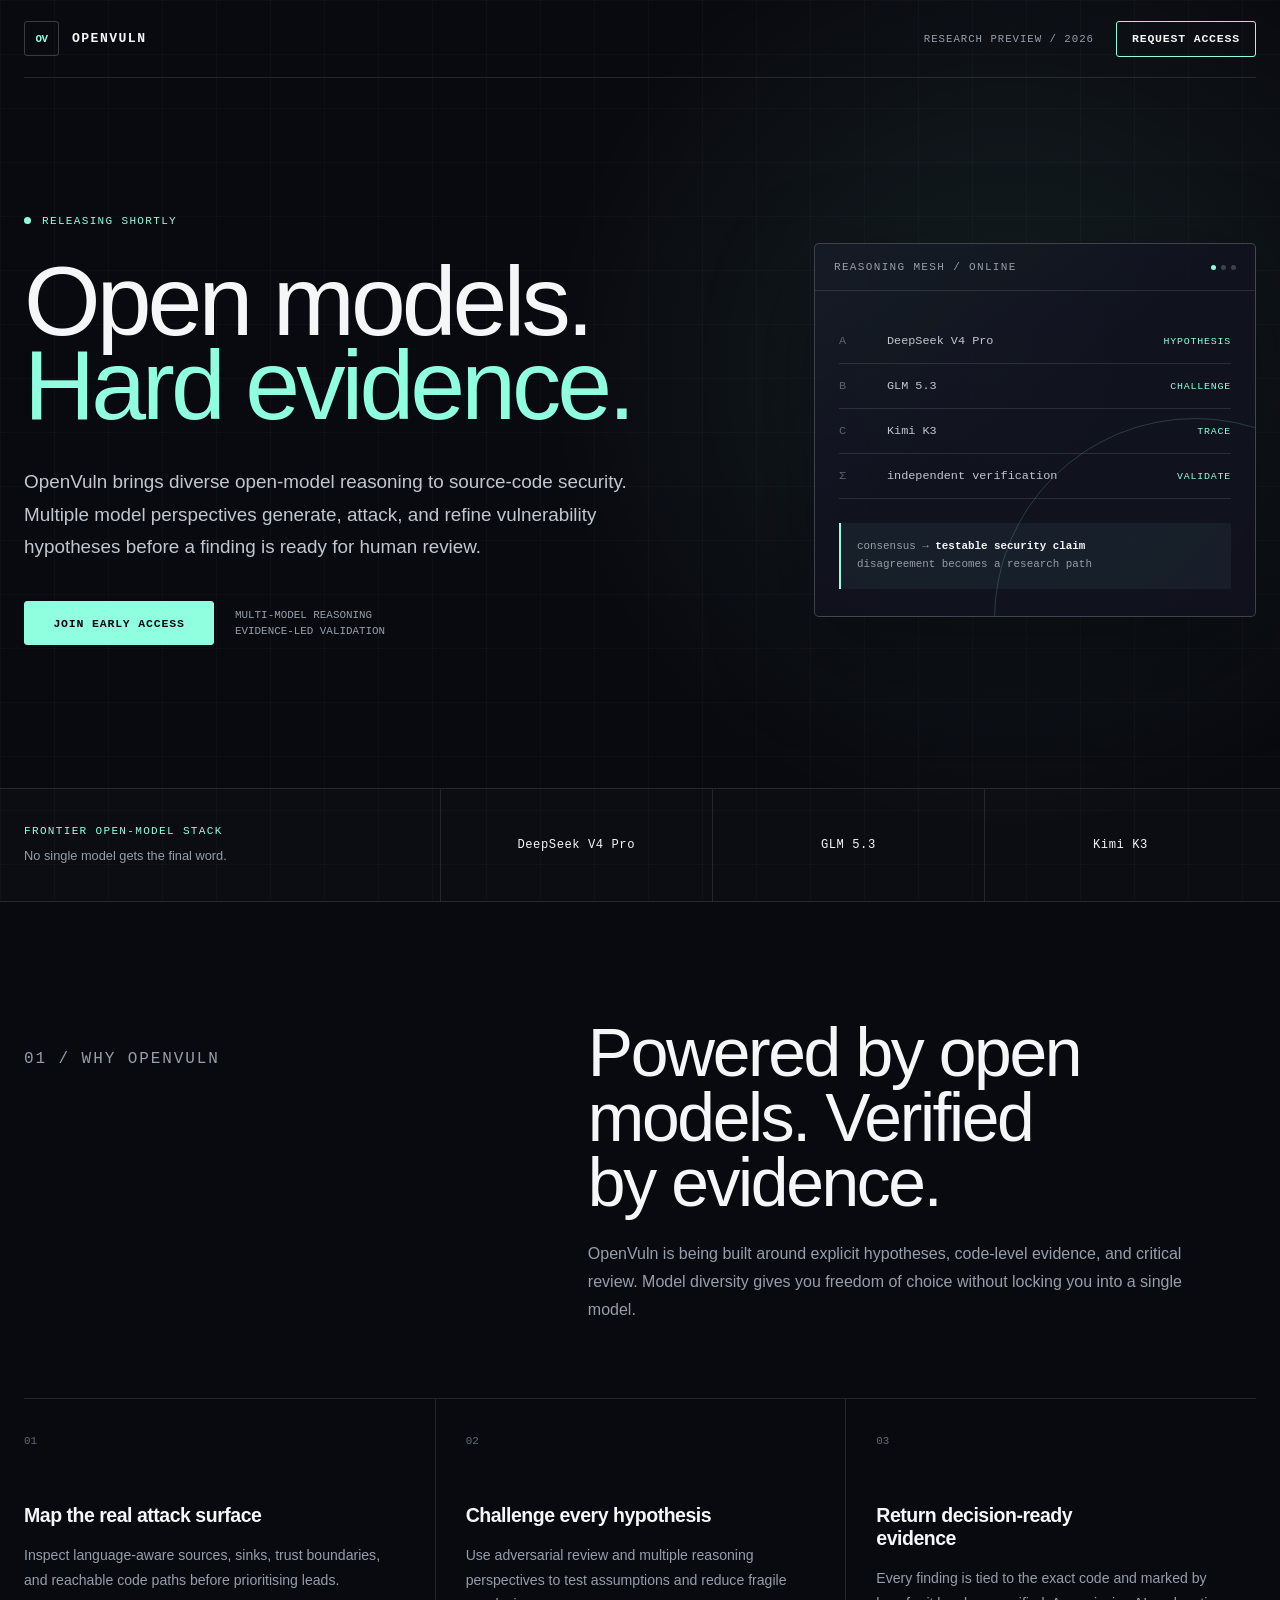
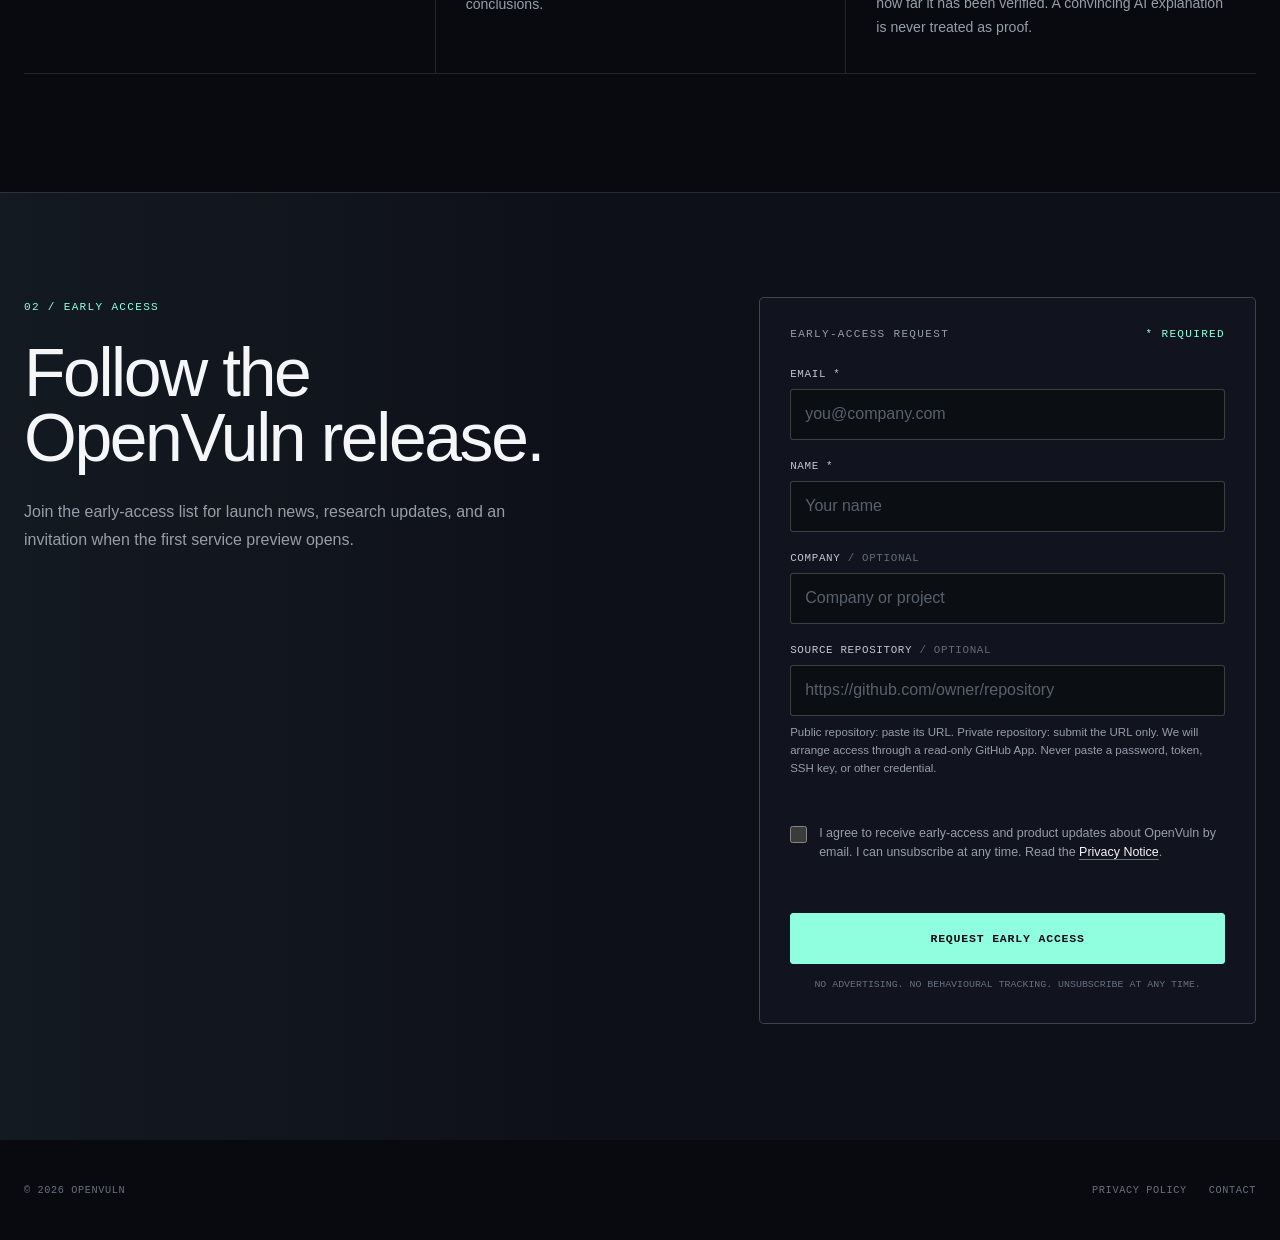
<file: index.html>
<!doctype html>
<html lang="en">
  <head>
    <meta charset="utf-8">
    <meta name="viewport" content="width=device-width, initial-scale=1">
    <meta name="description" content="OpenVuln applies frontier open-model reasoning to evidence-led source-code security. Request early access.">
    <meta name="theme-color" content="#090a10">
    <meta property="og:title" content="OpenVuln — Open models. Hard evidence.">
    <meta property="og:description" content="A multi-model approach to serious vulnerability research.">
    <meta property="og:type" content="website">
    <meta property="og:url" content="https://openvuln.ai/">
    <title>OpenVuln — Open models. Hard evidence.</title>
    <link rel="stylesheet" href="assets/styles.css">
    <script src="assets/site.js" defer></script>
    <!-- Cloudflare Web Analytics -->
    <script type="module" src="https://static.cloudflareinsights.com/beacon.min.js" data-cf-beacon='{"token":"a44a7bb461004aa5b3462c7934afa2dc"}'></script>
    <!-- End Cloudflare Web Analytics -->
  </head>
  <body class="theme-openvuln">
    <a class="skip-link" href="#main">Skip to content</a>
    <header class="site-header shell">
      <a class="brand" href="./" aria-label="OpenVuln home">
        <span class="brand-mark" aria-hidden="true">OV</span>
        <span class="brand-name">OpenVuln</span>
      </a>
      <div class="header-meta">
        <span>Research preview / 2026</span>
        <a class="header-cta" href="#early-access">Request access</a>
      </div>
    </header>

    <main id="main">
      <section class="hero shell">
        <div>
          <p class="eyebrow"><span class="pulse" aria-hidden="true"></span>Releasing shortly</p>
          <h1>Open models.<br><em>Hard evidence.</em></h1>
          <p class="hero-copy">
            OpenVuln brings diverse open-model reasoning to source-code security. Multiple model
            perspectives generate, attack, and refine vulnerability hypotheses before a finding is
            ready for human review.
          </p>
          <div class="hero-actions">
            <a class="primary-cta" href="#early-access">Join early access</a>
            <span class="quiet-note">Multi-model reasoning<br>Evidence-led validation</span>
          </div>
        </div>

        <div class="signal-panel" aria-label="Illustration of OpenVuln multi-model reasoning">
          <div class="panel-header">
            <span class="panel-label">Reasoning mesh / online</span>
            <span class="panel-dots" aria-hidden="true"><span></span><span></span><span></span></span>
          </div>
          <div class="signal-body">
            <div class="signal-step"><span class="signal-index">A</span><span class="signal-name">DeepSeek V4 Pro</span><span class="signal-state">hypothesis</span></div>
            <div class="signal-step"><span class="signal-index">B</span><span class="signal-name">GLM 5.3</span><span class="signal-state">challenge</span></div>
            <div class="signal-step"><span class="signal-index">C</span><span class="signal-name">Kimi K3</span><span class="signal-state">trace</span></div>
            <div class="signal-step"><span class="signal-index">Σ</span><span class="signal-name">independent verification</span><span class="signal-state">validate</span></div>
            <div class="signal-output">consensus → <strong>testable security claim</strong><br>disagreement becomes a research path</div>
          </div>
        </div>
      </section>

      <section class="model-strip" aria-labelledby="model-stack-title">
        <div class="model-row shell">
          <div class="model-intro">
            <span class="model-label" id="model-stack-title">Frontier open-model stack</span>
            <p>No single model gets the final word.</p>
          </div>
          <div class="model-name">DeepSeek V4 Pro</div>
          <div class="model-name">GLM 5.3</div>
          <div class="model-name">Kimi K3</div>
        </div>
      </section>

      <section class="content-section shell" aria-labelledby="approach-title">
        <div class="section-heading">
          <p class="section-kicker">01 / Why OpenVuln</p>
          <div>
            <h2 id="approach-title">Powered by open models. Verified by evidence.</h2>
            <p>
              OpenVuln is being built around explicit hypotheses, code-level evidence, and critical
              review. Model diversity gives you freedom of choice without locking you into a
              single model.
            </p>
          </div>
        </div>
        <div class="capability-grid">
          <article class="capability">
            <span class="capability-number">01</span>
            <h3>Map the real attack surface</h3>
            <p>Inspect language-aware sources, sinks, trust boundaries, and reachable code paths before prioritising leads.</p>
          </article>
          <article class="capability">
            <span class="capability-number">02</span>
            <h3>Challenge every hypothesis</h3>
            <p>Use adversarial review and multiple reasoning perspectives to test assumptions and reduce fragile conclusions.</p>
          </article>
          <article class="capability">
            <span class="capability-number">03</span>
            <h3>Return decision-ready evidence</h3>
            <p>Every finding is tied to the exact code and marked by how far it has been verified. A convincing AI explanation is never treated as proof.</p>
          </article>
        </div>
      </section>

      <section class="signup-section" id="early-access" aria-labelledby="access-title">
        <div class="signup-layout shell">
          <div class="signup-copy">
            <p class="section-kicker">02 / Early access</p>
            <h2 id="access-title">Follow the OpenVuln release.</h2>
            <p>
              Join the early-access list for launch news, research updates, and an invitation when
              the first service preview opens.
            </p>
          </div>

          <form
            class="early-access-form"
            id="webform7542738000000615491"
            name="WebToLeads7542738000000615491"
            action="https://crm.zoho.com/crm/WebToLeadForm"
            method="POST"
            accept-charset="UTF-8"
            data-early-access-form
          >
            <input type="hidden" name="xnQsjsdp" value="732f4fb30572c0014492d65c94c762e6a29b88c3f32edfc182bb2354ef6e1d4e">
            <input type="hidden" name="xmIwtLD" value="ab736d60496770a863a85e1fb626de828527c736154b867162334ee669f2df71b85857b7de4afe11dc5f50b169a89758">
            <input type="hidden" name="actionType" value="TGVhZHM=">
            <input type="hidden" name="returnURL" value="https://openvuln.ai/thanks">
            <input type="hidden" name="zc_gad" value="">

            <p class="form-note"><span>Early-access request</span><span>* Required</span></p>
            <div class="field">
              <label for="open-email">Email *</label>
              <input id="open-email" name="Email" type="email" maxlength="100" autocomplete="email" placeholder="you@company.com" required>
            </div>
            <div class="field">
              <label for="open-name">Name *</label>
              <input id="open-name" name="Last Name" type="text" maxlength="80" autocomplete="name" placeholder="Your name" required>
            </div>
            <div class="field">
              <label for="open-company">Company <span class="optional">/ optional</span></label>
              <input id="open-company" name="Company" type="text" maxlength="200" autocomplete="organization" placeholder="Company or project">
            </div>
            <div class="field">
              <label for="open-repository">Source repository <span class="optional">/ optional</span></label>
              <input id="open-repository" name="Website" type="url" maxlength="255" inputmode="url" autocomplete="url" placeholder="https://github.com/owner/repository" data-repository-url aria-describedby="open-repository-note open-repository-error">
              <p class="field-note" id="open-repository-note">Public repository: paste its URL. Private repository: submit the URL only. We will arrange access through a read-only GitHub App. Never paste a password, token, SSH key, or other credential.</p>
            </div>
            <label class="consent-field repository-authorisation" for="open-repository-authorisation" data-repository-authorisation hidden>
              <input id="open-repository-authorisation" type="checkbox" data-repository-authorisation-input aria-describedby="open-repository-error">
              <span>I confirm that this repository is public or that I am authorised to request an assessment and arrange read-only access.</span>
            </label>
            <p class="form-error" id="open-repository-error" data-repository-error aria-live="polite"></p>
            <label class="consent-field" for="open-consent">
              <input id="open-consent" type="checkbox" required data-consent aria-describedby="open-consent-error">
              <span>I agree to receive early-access and product updates about OpenVuln by email. I can unsubscribe at any time. Read the <a href="privacy/">Privacy Notice</a>.</span>
            </label>
            <p class="form-error" id="open-consent-error" data-consent-error aria-live="polite"></p>
            <label class="honeypot" aria-hidden="true">Leave this field empty<input type="text" name="aG9uZXlwb3Q" tabindex="-1" autocomplete="off"></label>
            <button class="submit-button" type="submit" data-submit>Request early access</button>
            <p class="form-fine-print">No advertising. No behavioural tracking. Unsubscribe at any time.</p>
          </form>
        </div>
      </section>
    </main>

    <footer class="site-footer shell">
      <span>© 2026 OpenVuln</span>
      <nav class="footer-links" aria-label="Footer">
        <a href="privacy/">Privacy Policy</a>
        <a href="mailto:privacy@autovuln.ai">Contact</a>
      </nav>
    </footer>
  </body>
</html>
</file>
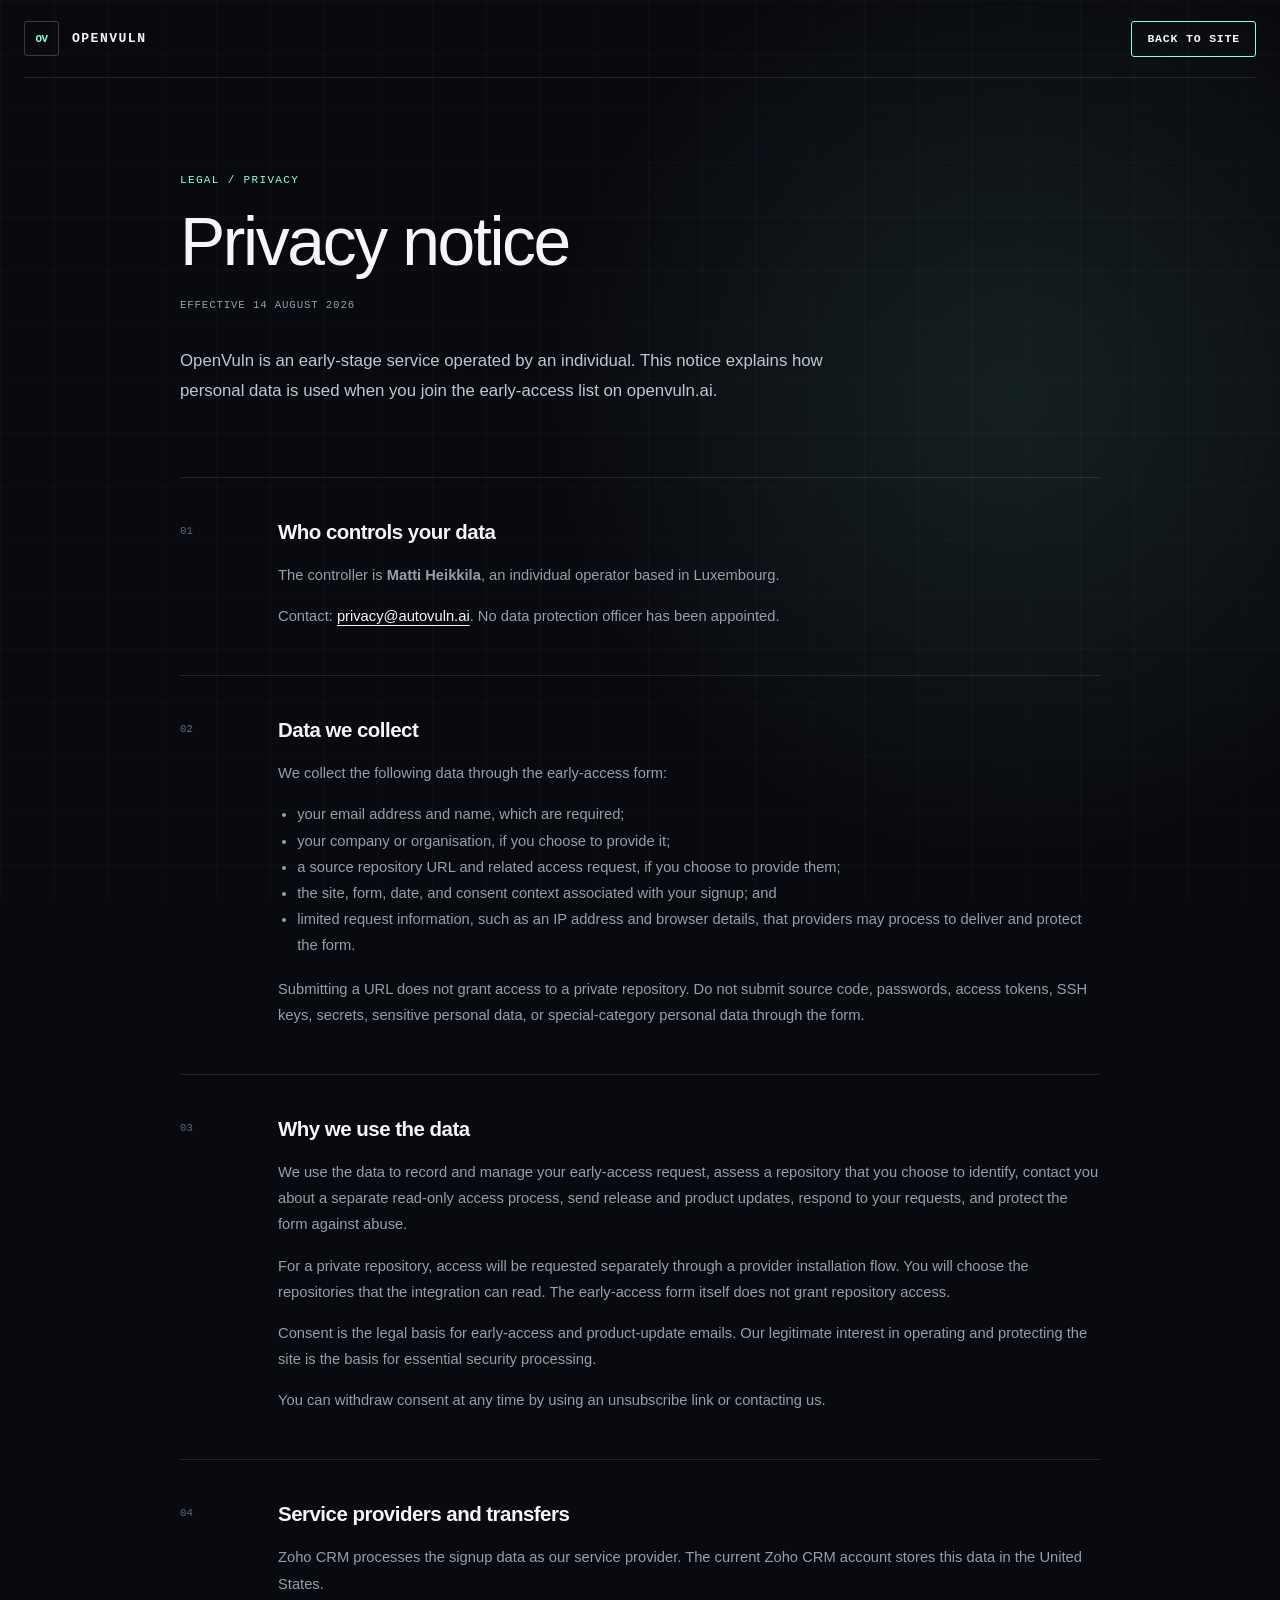
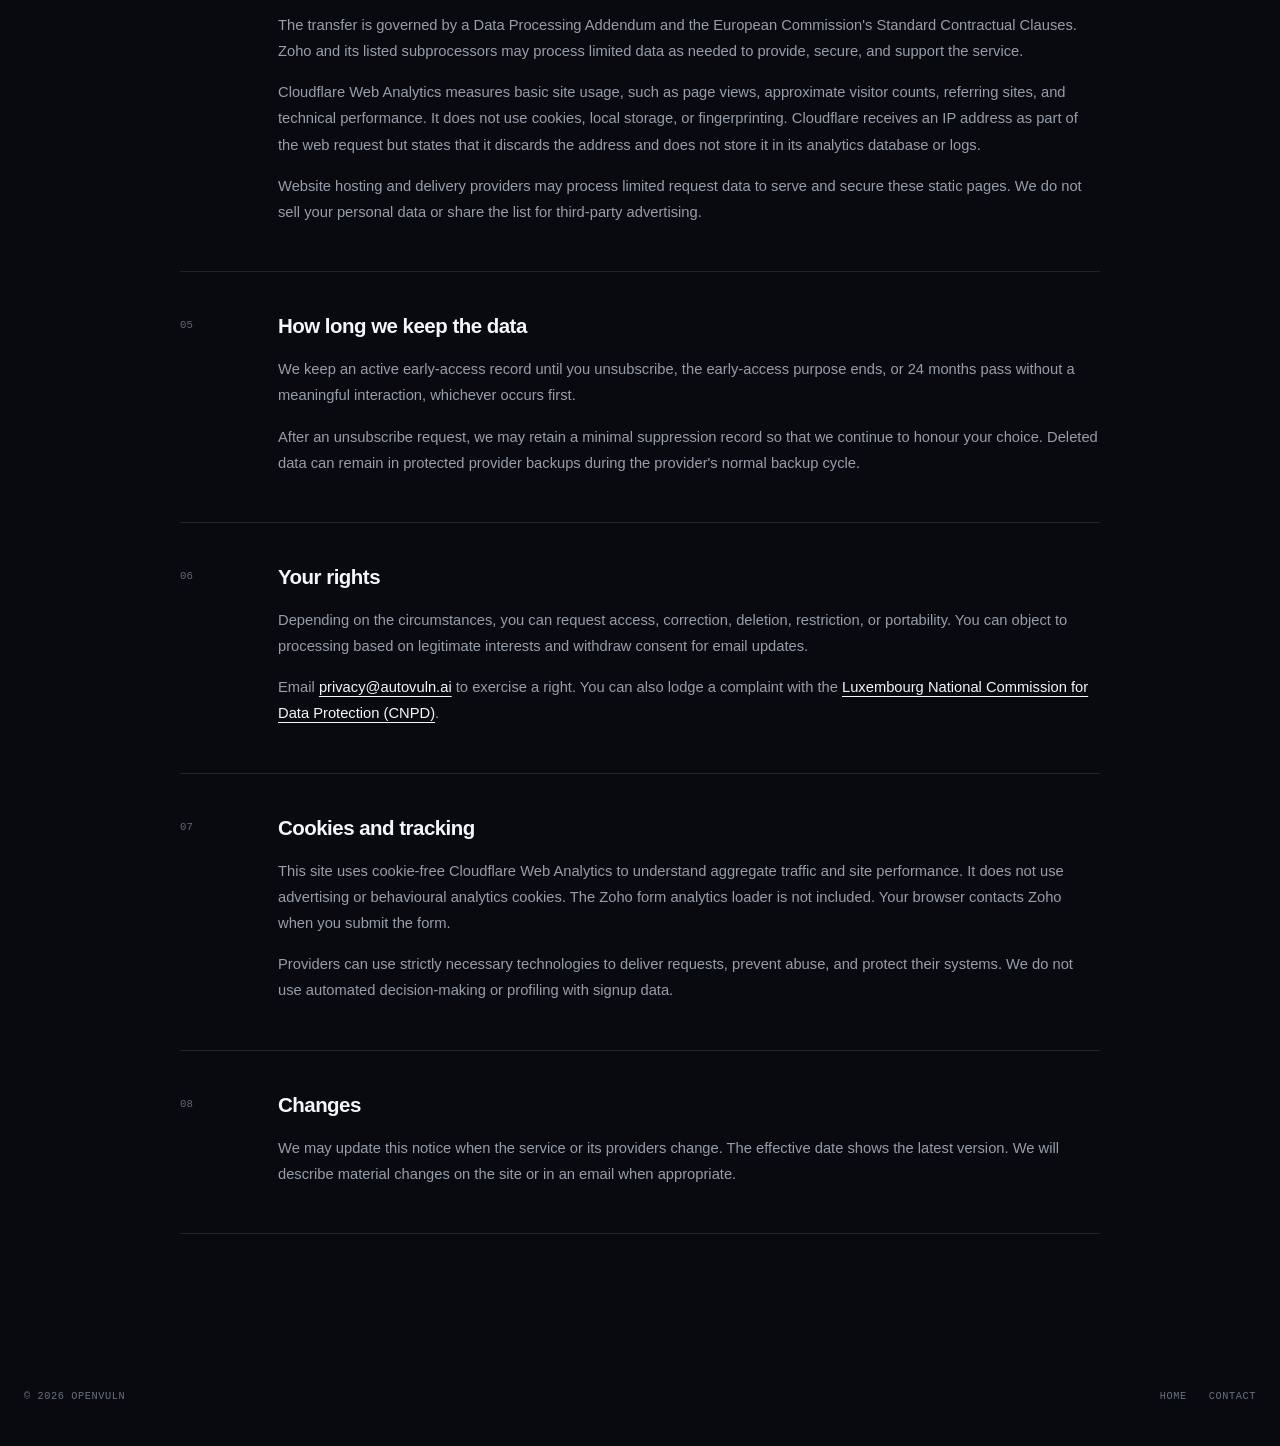
<file: privacy/index.html>
<!doctype html>
<html lang="en">
  <head>
    <meta charset="utf-8">
    <meta name="viewport" content="width=device-width, initial-scale=1">
    <meta name="description" content="Privacy notice for the OpenVuln early-access list.">
    <meta name="theme-color" content="#090a10">
    <title>Privacy Notice — OpenVuln</title>
    <link rel="stylesheet" href="../assets/styles.css">
    <!-- Cloudflare Web Analytics -->
    <script type="module" src="https://static.cloudflareinsights.com/beacon.min.js" data-cf-beacon='{"token":"a44a7bb461004aa5b3462c7934afa2dc"}'></script>
    <!-- End Cloudflare Web Analytics -->
  </head>
  <body class="theme-openvuln legal-page">
    <a class="skip-link" href="#main">Skip to content</a>
    <header class="site-header shell">
      <a class="brand" href="../" aria-label="OpenVuln home">
        <span class="brand-mark" aria-hidden="true">OV</span>
        <span class="brand-name">OpenVuln</span>
      </a>
      <div class="header-meta"><a class="header-cta" href="../">Back to site</a></div>
    </header>

    <main class="legal-main" id="main">
      <div class="legal-hero">
        <p class="legal-kicker">Legal / Privacy</p>
        <h1>Privacy notice</h1>
        <p class="effective-date">Effective 14 August 2026</p>
        <p class="legal-intro">
          OpenVuln is an early-stage service operated by an individual. This notice explains how
          personal data is used when you join the early-access list on openvuln.ai.
        </p>
      </div>

      <div class="legal-sections">
        <section>
          <div>
            <h2>Who controls your data</h2>
            <p>The controller is <strong>Matti Heikkila</strong>, an individual operator based in Luxembourg.</p>
            <p>Contact: <a href="mailto:privacy@autovuln.ai">privacy@autovuln.ai</a>. No data protection officer has been appointed.</p>
          </div>
        </section>
        <section>
          <div>
            <h2>Data we collect</h2>
            <p>We collect the following data through the early-access form:</p>
            <ul>
              <li>your email address and name, which are required;</li>
              <li>your company or organisation, if you choose to provide it;</li>
              <li>a source repository URL and related access request, if you choose to provide them;</li>
              <li>the site, form, date, and consent context associated with your signup; and</li>
              <li>limited request information, such as an IP address and browser details, that providers may process to deliver and protect the form.</li>
            </ul>
            <p>Submitting a URL does not grant access to a private repository. Do not submit source code, passwords, access tokens, SSH keys, secrets, sensitive personal data, or special-category personal data through the form.</p>
          </div>
        </section>
        <section>
          <div>
            <h2>Why we use the data</h2>
            <p>We use the data to record and manage your early-access request, assess a repository that you choose to identify, contact you about a separate read-only access process, send release and product updates, respond to your requests, and protect the form against abuse.</p>
            <p>For a private repository, access will be requested separately through a provider installation flow. You will choose the repositories that the integration can read. The early-access form itself does not grant repository access.</p>
            <p>Consent is the legal basis for early-access and product-update emails. Our legitimate interest in operating and protecting the site is the basis for essential security processing.</p>
            <p>You can withdraw consent at any time by using an unsubscribe link or contacting us.</p>
          </div>
        </section>
        <section>
          <div>
            <h2>Service providers and transfers</h2>
            <p>Zoho CRM processes the signup data as our service provider. The current Zoho CRM account stores this data in the United States.</p>
            <p>The transfer is governed by a Data Processing Addendum and the European Commission's Standard Contractual Clauses. Zoho and its listed subprocessors may process limited data as needed to provide, secure, and support the service.</p>
            <p>Cloudflare Web Analytics measures basic site usage, such as page views, approximate visitor counts, referring sites, and technical performance. It does not use cookies, local storage, or fingerprinting. Cloudflare receives an IP address as part of the web request but states that it discards the address and does not store it in its analytics database or logs.</p>
            <p>Website hosting and delivery providers may process limited request data to serve and secure these static pages. We do not sell your personal data or share the list for third-party advertising.</p>
          </div>
        </section>
        <section>
          <div>
            <h2>How long we keep the data</h2>
            <p>We keep an active early-access record until you unsubscribe, the early-access purpose ends, or 24 months pass without a meaningful interaction, whichever occurs first.</p>
            <p>After an unsubscribe request, we may retain a minimal suppression record so that we continue to honour your choice. Deleted data can remain in protected provider backups during the provider's normal backup cycle.</p>
          </div>
        </section>
        <section>
          <div>
            <h2>Your rights</h2>
            <p>Depending on the circumstances, you can request access, correction, deletion, restriction, or portability. You can object to processing based on legitimate interests and withdraw consent for email updates.</p>
            <p>Email <a href="mailto:privacy@autovuln.ai">privacy@autovuln.ai</a> to exercise a right. You can also lodge a complaint with the <a href="https://cnpd.public.lu/en/particuliers/faire-valoir/formulaire-plainte.html" rel="noreferrer" target="_blank">Luxembourg National Commission for Data Protection (CNPD)</a>.</p>
          </div>
        </section>
        <section>
          <div>
            <h2>Cookies and tracking</h2>
            <p>This site uses cookie-free Cloudflare Web Analytics to understand aggregate traffic and site performance. It does not use advertising or behavioural analytics cookies. The Zoho form analytics loader is not included. Your browser contacts Zoho when you submit the form.</p>
            <p>Providers can use strictly necessary technologies to deliver requests, prevent abuse, and protect their systems. We do not use automated decision-making or profiling with signup data.</p>
          </div>
        </section>
        <section>
          <div>
            <h2>Changes</h2>
            <p>We may update this notice when the service or its providers change. The effective date shows the latest version. We will describe material changes on the site or in an email when appropriate.</p>
          </div>
        </section>
      </div>
    </main>

    <footer class="site-footer shell">
      <span>© 2026 OpenVuln</span>
      <nav class="footer-links" aria-label="Footer"><a href="../">Home</a><a href="mailto:privacy@autovuln.ai">Contact</a></nav>
    </footer>
  </body>
</html>
</file>
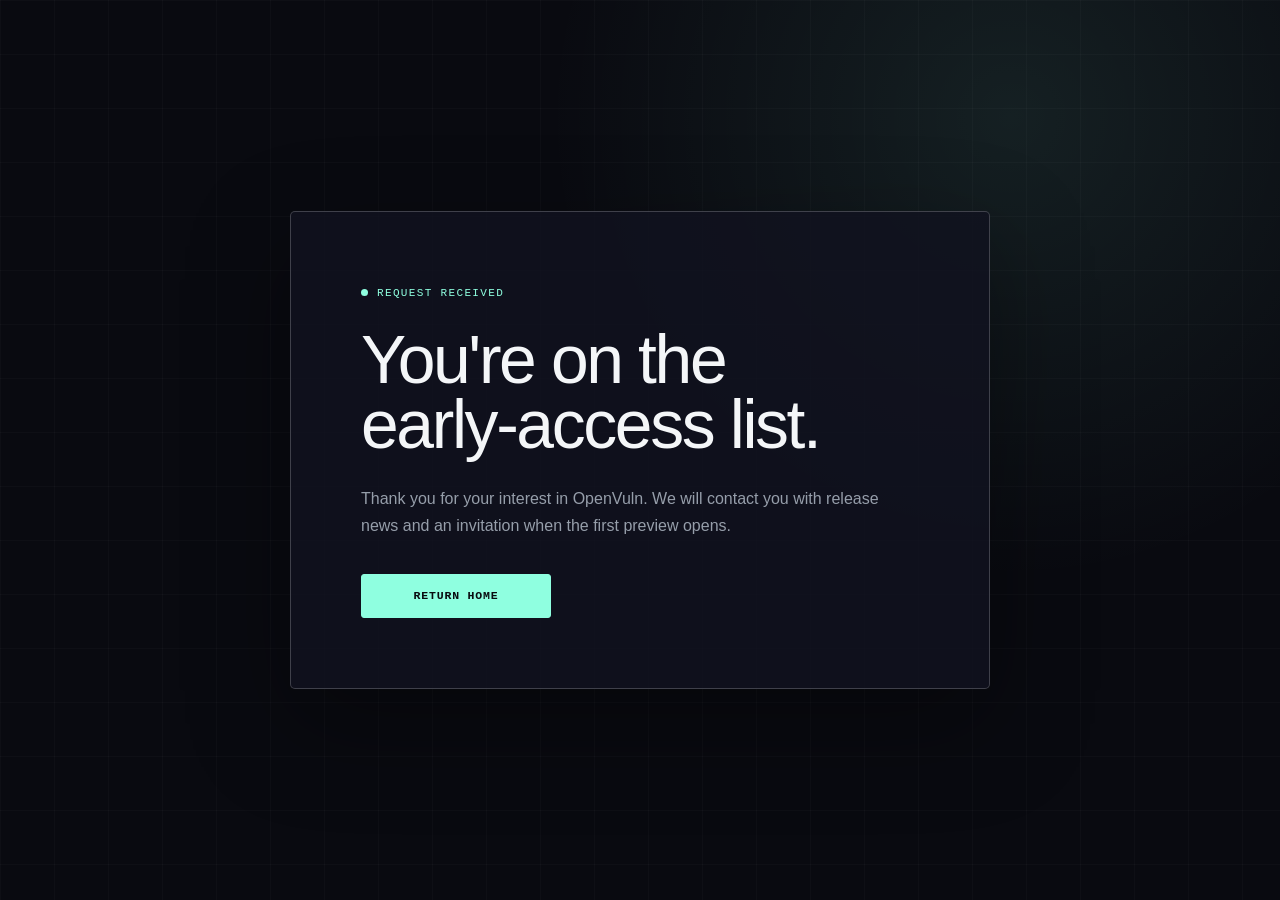
<file: thanks/index.html>
<!doctype html>
<html lang="en">
  <head>
    <meta charset="utf-8">
    <meta name="viewport" content="width=device-width, initial-scale=1">
    <meta name="robots" content="noindex">
    <meta name="theme-color" content="#090a10">
    <title>You're on the list — OpenVuln</title>
    <link rel="stylesheet" href="../assets/styles.css">
    <!-- Cloudflare Web Analytics -->
    <script type="module" src="https://static.cloudflareinsights.com/beacon.min.js" data-cf-beacon='{"token":"a44a7bb461004aa5b3462c7934afa2dc"}'></script>
    <!-- End Cloudflare Web Analytics -->
  </head>
  <body class="theme-openvuln thanks-page">
    <main class="thanks-card">
      <span class="status-pill">Request received</span>
      <h1>You're on the early-access list.</h1>
      <p>Thank you for your interest in OpenVuln. We will contact you with release news and an invitation when the first preview opens.</p>
      <a class="primary-cta" href="../">Return home</a>
    </main>
  </body>
</html>
</file>
<file: assets/styles.css>
:root {
  color-scheme: dark;
  --bg: #090b0f;
  --bg-soft: #0e1117;
  --panel: rgba(17, 21, 28, 0.82);
  --panel-solid: #11151c;
  --line: rgba(255, 255, 255, 0.11);
  --line-strong: rgba(255, 255, 255, 0.2);
  --text: #f4f6f8;
  --muted: #969eaa;
  --muted-bright: #c1c7cf;
  --accent: #d4ff4f;
  --accent-rgb: 212, 255, 79;
  --accent-alt: #7ee7c5;
  --danger: #ff796c;
  --display: "Helvetica Neue", Arial, sans-serif;
  --body: Inter, ui-sans-serif, -apple-system, BlinkMacSystemFont, "Segoe UI", sans-serif;
  --mono: "SFMono-Regular", Consolas, "Liberation Mono", monospace;
}

.theme-openvuln {
  --bg: #090a10;
  --bg-soft: #0e1019;
  --panel: rgba(17, 19, 31, 0.84);
  --panel-solid: #11131f;
  --accent: #8fffe0;
  --accent-rgb: 143, 255, 224;
  --accent-alt: #b996ff;
}

* {
  box-sizing: border-box;
}

html {
  scroll-behavior: smooth;
}

body {
  min-width: 320px;
  margin: 0;
  overflow-x: hidden;
  background:
    radial-gradient(circle at 79% 13%, rgba(var(--accent-rgb), 0.09), transparent 29rem),
    var(--bg);
  color: var(--text);
  font-family: var(--body);
  -webkit-font-smoothing: antialiased;
}

body::before {
  position: fixed;
  z-index: -1;
  inset: 0;
  background-image:
    linear-gradient(rgba(255, 255, 255, 0.025) 1px, transparent 1px),
    linear-gradient(90deg, rgba(255, 255, 255, 0.025) 1px, transparent 1px);
  background-size: 54px 54px;
  content: "";
  pointer-events: none;
}

a {
  color: inherit;
}

button,
input {
  font: inherit;
}

.skip-link {
  position: fixed;
  z-index: 100;
  top: 12px;
  left: 12px;
  padding: 10px 14px;
  transform: translateY(-160%);
  border-radius: 3px;
  background: var(--accent);
  color: #080a0e;
  font-weight: 700;
  text-decoration: none;
}

.skip-link:focus {
  transform: translateY(0);
}

.shell {
  width: min(1240px, calc(100% - 48px));
  margin-inline: auto;
}

.site-header {
  display: flex;
  min-height: 78px;
  align-items: center;
  justify-content: space-between;
  gap: 24px;
  border-bottom: 1px solid var(--line);
}

.brand {
  display: inline-flex;
  align-items: center;
  gap: 13px;
  text-decoration: none;
}

.brand-mark {
  display: grid;
  width: 35px;
  height: 35px;
  place-items: center;
  border: 1px solid var(--line-strong);
  border-radius: 3px;
  color: var(--accent);
  font-family: var(--mono);
  font-size: 0.68rem;
  font-weight: 700;
  letter-spacing: -0.05em;
}

.brand-name {
  font-family: var(--mono);
  font-size: 0.82rem;
  font-weight: 700;
  letter-spacing: 0.11em;
  text-transform: uppercase;
}

.header-meta {
  display: inline-flex;
  align-items: center;
  gap: 22px;
  color: var(--muted);
  font-family: var(--mono);
  font-size: 0.67rem;
  letter-spacing: 0.09em;
  text-transform: uppercase;
}

.header-cta,
.primary-cta,
.submit-button {
  display: inline-flex;
  min-height: 44px;
  align-items: center;
  justify-content: center;
  border: 1px solid var(--accent);
  border-radius: 3px;
  background: var(--accent);
  color: #090b0f;
  font-family: var(--mono);
  font-size: 0.72rem;
  font-weight: 750;
  letter-spacing: 0.07em;
  text-decoration: none;
  text-transform: uppercase;
  transition: transform 160ms ease, box-shadow 160ms ease, background 160ms ease;
}

.header-cta {
  min-height: 36px;
  padding: 0 15px;
  background: transparent;
  color: var(--text);
}

.header-cta:hover,
.header-cta:focus-visible,
.primary-cta:hover,
.primary-cta:focus-visible,
.submit-button:hover,
.submit-button:focus-visible {
  transform: translateY(-2px);
  box-shadow: 0 12px 30px rgba(var(--accent-rgb), 0.15);
}

.hero {
  display: grid;
  min-height: 710px;
  grid-template-columns: minmax(0, 1.12fr) minmax(360px, 0.72fr);
  align-items: center;
  gap: clamp(48px, 8vw, 116px);
  padding: 82px 0 88px;
}

.eyebrow,
.section-kicker,
.panel-label,
.model-label,
.form-note,
.legal-kicker,
.status-pill {
  font-family: var(--mono);
  font-size: 0.69rem;
  letter-spacing: 0.12em;
  text-transform: uppercase;
}

.eyebrow {
  display: flex;
  align-items: center;
  gap: 11px;
  margin: 0 0 32px;
  color: var(--accent);
}

.pulse {
  width: 7px;
  height: 7px;
  border-radius: 50%;
  background: currentColor;
  box-shadow: 0 0 0 0 rgba(var(--accent-rgb), 0.5);
  animation: pulse 2.4s infinite;
}

@keyframes pulse {
  70% {
    box-shadow: 0 0 0 8px rgba(var(--accent-rgb), 0);
  }
  100% {
    box-shadow: 0 0 0 0 rgba(var(--accent-rgb), 0);
  }
}

.hero h1 {
  max-width: 820px;
  margin: 0;
  font-family: var(--display);
  font-size: clamp(4rem, 7.7vw, 7.2rem);
  font-stretch: condensed;
  font-weight: 500;
  letter-spacing: -0.04em;
  line-height: 0.86;
  text-wrap: balance;
}

.hero h1 em {
  color: var(--accent);
  font-style: normal;
}

.hero-copy {
  max-width: 650px;
  margin: 38px 0 0;
  color: var(--muted-bright);
  font-size: clamp(1rem, 1.6vw, 1.18rem);
  line-height: 1.72;
}

.hero-actions {
  display: flex;
  flex-wrap: wrap;
  align-items: center;
  gap: 21px;
  margin-top: 38px;
}

.primary-cta {
  min-width: 190px;
  padding: 0 22px;
}

.quiet-note {
  color: var(--muted);
  font-family: var(--mono);
  font-size: 0.68rem;
  line-height: 1.55;
  text-transform: uppercase;
}

.signal-panel {
  position: relative;
  overflow: hidden;
  border: 1px solid var(--line-strong);
  border-radius: 5px;
  background: linear-gradient(145deg, rgba(var(--accent-rgb), 0.04), transparent 46%), var(--panel);
  box-shadow: 0 34px 100px rgba(0, 0, 0, 0.35);
}

.signal-panel::after {
  position: absolute;
  right: -32%;
  bottom: -55%;
  width: 25rem;
  height: 25rem;
  border: 1px solid rgba(var(--accent-rgb), 0.18);
  border-radius: 50%;
  content: "";
}

.panel-header {
  display: flex;
  align-items: center;
  justify-content: space-between;
  padding: 17px 19px;
  border-bottom: 1px solid var(--line);
}

.panel-label {
  color: var(--muted);
}

.panel-dots {
  display: flex;
  gap: 5px;
}

.panel-dots span {
  width: 5px;
  height: 5px;
  border-radius: 50%;
  background: var(--line-strong);
}

.panel-dots span:first-child {
  background: var(--accent);
}

.signal-body {
  position: relative;
  z-index: 1;
  padding: 28px 24px 27px;
  font-family: var(--mono);
}

.signal-step {
  display: grid;
  grid-template-columns: 38px minmax(0, 1fr) auto;
  align-items: center;
  gap: 10px;
  padding: 15px 0;
  border-bottom: 1px solid var(--line);
  font-size: 0.74rem;
}

.signal-step:last-of-type {
  border-bottom: 0;
}

.signal-index {
  color: #59616e;
}

.signal-name {
  color: var(--muted-bright);
}

.signal-state {
  color: var(--accent);
  font-size: 0.62rem;
  letter-spacing: 0.08em;
  text-transform: uppercase;
}

.signal-output {
  margin-top: 24px;
  padding: 15px 16px;
  border-left: 2px solid var(--accent);
  background: rgba(var(--accent-rgb), 0.055);
  color: var(--muted);
  font-size: 0.68rem;
  line-height: 1.65;
}

.signal-output strong {
  color: var(--text);
  font-weight: 600;
}

.model-strip {
  border-block: 1px solid var(--line);
  background: rgba(255, 255, 255, 0.015);
}

.model-row {
  display: grid;
  min-height: 112px;
  grid-template-columns: 1.1fr repeat(3, minmax(140px, 0.72fr));
  align-items: center;
}

.model-intro {
  padding-right: 36px;
}

.model-label {
  display: block;
  margin-bottom: 9px;
  color: var(--accent);
}

.model-intro p {
  margin: 0;
  color: var(--muted);
  font-size: 0.8rem;
  line-height: 1.55;
}

.model-name {
  display: grid;
  min-height: 112px;
  place-items: center;
  border-left: 1px solid var(--line);
  font-family: var(--mono);
  font-size: 0.76rem;
  letter-spacing: 0.045em;
  text-align: center;
}

.content-section {
  padding: 118px 0;
}

.section-heading {
  display: grid;
  grid-template-columns: minmax(0, 0.85fr) minmax(320px, 1.15fr);
  gap: 70px;
  margin-bottom: 74px;
}

.section-kicker {
  margin: 4px 0 0;
  color: var(--accent);
}

.section-heading h2,
.signup-copy h2,
.legal-hero h1,
.thanks-card h1 {
  margin: 0;
  font-family: var(--display);
  font-size: clamp(2.8rem, 5.3vw, 5.1rem);
  font-weight: 500;
  letter-spacing: -0.035em;
  line-height: 0.96;
  text-wrap: balance;
}

.section-heading p {
  max-width: 630px;
  margin: 25px 0 0;
  color: var(--muted);
  font-size: 1rem;
  line-height: 1.75;
}

.capability-grid {
  display: grid;
  grid-template-columns: repeat(3, minmax(0, 1fr));
  border-top: 1px solid var(--line);
}

.capability {
  min-height: 265px;
  padding: 31px 30px 34px 0;
  border-bottom: 1px solid var(--line);
}

.capability + .capability {
  padding-left: 30px;
  border-left: 1px solid var(--line);
}

.capability-number {
  color: #616977;
  font-family: var(--mono);
  font-size: 0.68rem;
}

.capability h3 {
  max-width: 260px;
  margin: 56px 0 16px;
  font-size: 1.22rem;
  font-weight: 600;
  letter-spacing: -0.025em;
}

.capability p {
  margin: 0;
  color: var(--muted);
  font-size: 0.88rem;
  line-height: 1.72;
}

.signup-section {
  padding: 104px 0 116px;
  border-top: 1px solid var(--line);
  background:
    linear-gradient(90deg, rgba(var(--accent-rgb), 0.045), transparent 46%),
    var(--bg-soft);
}

.signup-layout {
  display: grid;
  grid-template-columns: minmax(0, 0.88fr) minmax(420px, 0.72fr);
  align-items: start;
  gap: clamp(60px, 10vw, 140px);
}

.signup-copy .section-kicker {
  margin-bottom: 27px;
}

.signup-copy > p:last-child {
  max-width: 530px;
  margin: 28px 0 0;
  color: var(--muted);
  line-height: 1.75;
}

.early-access-form {
  padding: 30px;
  border: 1px solid var(--line-strong);
  border-radius: 5px;
  background: var(--panel-solid);
}

.form-note {
  display: flex;
  align-items: center;
  justify-content: space-between;
  gap: 20px;
  margin: 0 0 28px;
  color: var(--muted);
}

.form-note span:last-child {
  color: var(--accent);
}

.field {
  margin-bottom: 20px;
}

.field label {
  display: block;
  margin-bottom: 9px;
  color: var(--muted-bright);
  font-family: var(--mono);
  font-size: 0.68rem;
  letter-spacing: 0.06em;
  text-transform: uppercase;
}

.optional {
  color: #626b78;
}

.field input {
  width: 100%;
  min-height: 51px;
  padding: 0 14px;
  border: 1px solid var(--line-strong);
  border-radius: 3px;
  outline: 0;
  background: #0b0e13;
  color: var(--text);
  transition: border-color 150ms ease, box-shadow 150ms ease;
}

.field input::placeholder {
  color: #59616c;
}

.field input:focus {
  border-color: var(--accent);
  box-shadow: 0 0 0 3px rgba(var(--accent-rgb), 0.08);
}

.field-note {
  margin: 8px 0 0;
  color: var(--muted);
  font-size: 0.72rem;
  line-height: 1.55;
}

.consent-field {
  display: grid;
  grid-template-columns: 18px minmax(0, 1fr);
  gap: 11px;
  margin: 6px 0 24px;
  color: var(--muted);
  cursor: pointer;
  font-size: 0.78rem;
  line-height: 1.58;
}

.repository-authorisation {
  margin-bottom: 8px;
}

.repository-authorisation[hidden] {
  display: none;
}

.consent-field input {
  width: 17px;
  height: 17px;
  margin: 2px 0 0;
  accent-color: var(--accent);
}

.consent-field a {
  color: var(--text);
  text-decoration-color: #65707d;
  text-underline-offset: 3px;
}

.form-error {
  min-height: 20px;
  margin: -11px 0 17px 29px;
  color: var(--danger);
  font-size: 0.74rem;
}

.submit-button {
  width: 100%;
  min-height: 51px;
  cursor: pointer;
}

.submit-button:disabled {
  cursor: wait;
  opacity: 0.65;
  transform: none;
}

.form-fine-print {
  margin: 14px 0 0;
  color: #68717e;
  font-family: var(--mono);
  font-size: 0.62rem;
  line-height: 1.5;
  text-align: center;
  text-transform: uppercase;
}

.honeypot {
  position: absolute !important;
  width: 1px !important;
  height: 1px !important;
  overflow: hidden !important;
  clip: rect(0 0 0 0) !important;
  clip-path: inset(50%) !important;
  white-space: nowrap !important;
}

.site-footer {
  display: flex;
  min-height: 100px;
  align-items: center;
  justify-content: space-between;
  gap: 30px;
  color: #68717e;
  font-family: var(--mono);
  font-size: 0.64rem;
  letter-spacing: 0.06em;
  text-transform: uppercase;
}

.footer-links {
  display: flex;
  flex-wrap: wrap;
  gap: 22px;
}

.footer-links a {
  text-decoration-color: transparent;
  text-underline-offset: 4px;
}

.footer-links a:hover,
.footer-links a:focus-visible {
  color: var(--text);
  text-decoration-color: var(--accent);
}

.legal-page,
.thanks-page {
  min-height: 100vh;
}

.legal-main {
  width: min(920px, calc(100% - 48px));
  margin-inline: auto;
  padding: 96px 0 112px;
}

.legal-hero {
  padding-bottom: 72px;
  border-bottom: 1px solid var(--line);
}

.legal-kicker {
  margin: 0 0 23px;
  color: var(--accent);
}

.effective-date {
  margin: 25px 0 0;
  color: var(--muted);
  font-family: var(--mono);
  font-size: 0.67rem;
  letter-spacing: 0.08em;
  text-transform: uppercase;
}

.legal-intro {
  max-width: 700px;
  margin: 35px 0 0;
  color: var(--muted-bright);
  font-size: 1.05rem;
  line-height: 1.75;
}

.legal-sections {
  counter-reset: legal;
}

.legal-sections section {
  display: grid;
  grid-template-columns: 74px minmax(0, 1fr);
  gap: 24px;
  padding: 42px 0 46px;
  border-bottom: 1px solid var(--line);
  counter-increment: legal;
}

.legal-sections section::before {
  padding-top: 5px;
  color: #616a77;
  content: counter(legal, decimal-leading-zero);
  font-family: var(--mono);
  font-size: 0.67rem;
}

.legal-sections h2 {
  margin: 0 0 18px;
  font-size: 1.28rem;
  font-weight: 600;
  letter-spacing: -0.025em;
}

.legal-sections p,
.legal-sections li {
  color: var(--muted);
  font-size: 0.92rem;
  line-height: 1.78;
}

.legal-sections p {
  margin: 0 0 15px;
}

.legal-sections p:last-child {
  margin-bottom: 0;
}

.legal-sections ul {
  margin: 0 0 17px;
  padding-left: 1.2rem;
}

.legal-sections a {
  color: var(--text);
  text-underline-offset: 4px;
}

.thanks-page {
  display: grid;
  place-items: center;
  padding: 32px;
}

.thanks-card {
  width: min(700px, 100%);
  padding: clamp(36px, 7vw, 70px);
  border: 1px solid var(--line-strong);
  border-radius: 5px;
  background: var(--panel);
  box-shadow: 0 35px 100px rgba(0, 0, 0, 0.35);
}

.status-pill {
  display: inline-flex;
  align-items: center;
  gap: 9px;
  margin-bottom: 28px;
  color: var(--accent);
}

.status-pill::before {
  width: 7px;
  height: 7px;
  border-radius: 50%;
  background: currentColor;
  content: "";
}

.thanks-card p {
  max-width: 540px;
  margin: 28px 0 0;
  color: var(--muted);
  font-size: 1rem;
  line-height: 1.72;
}

.thanks-card .primary-cta {
  margin-top: 34px;
}

@media (max-width: 980px) {
  .hero {
    grid-template-columns: 1fr;
  }

  .hero-copy {
    max-width: 730px;
  }

  .signal-panel {
    width: min(620px, 100%);
  }

  .model-row {
    grid-template-columns: repeat(3, 1fr);
  }

  .model-intro {
    grid-column: 1 / -1;
    padding: 26px 0;
    border-bottom: 1px solid var(--line);
  }

  .model-name {
    min-height: 82px;
  }

  .model-name:nth-of-type(2) {
    border-left: 0;
  }

  .signup-layout {
    grid-template-columns: 1fr;
  }

  .early-access-form {
    width: min(620px, 100%);
  }
}

@media (max-width: 720px) {
  .shell {
    width: min(100% - 30px, 1240px);
  }

  .site-header {
    min-height: 68px;
  }

  .header-meta > span {
    display: none;
  }

  .hero {
    min-height: auto;
    padding: 68px 0 72px;
  }

  .hero h1 {
    font-size: clamp(3.35rem, 16vw, 5.1rem);
  }

  .model-row {
    grid-template-columns: 1fr;
  }

  .model-name {
    min-height: 67px;
    border-bottom: 1px solid var(--line);
    border-left: 0;
  }

  .section-heading {
    grid-template-columns: 1fr;
    gap: 24px;
  }

  .capability-grid {
    grid-template-columns: 1fr;
  }

  .capability {
    min-height: auto;
    padding: 28px 0 32px;
  }

  .capability + .capability {
    padding-left: 0;
    border-left: 0;
  }

  .capability h3 {
    margin-top: 30px;
  }

  .content-section,
  .signup-section {
    padding: 82px 0;
  }

  .early-access-form {
    padding: 23px 20px;
  }

  .site-footer {
    align-items: flex-start;
    flex-direction: column;
    justify-content: center;
    padding: 28px 0;
  }

  .legal-main {
    width: min(100% - 30px, 920px);
    padding-top: 70px;
  }

  .legal-sections section {
    grid-template-columns: 1fr;
    gap: 13px;
  }
}

@media (prefers-reduced-motion: reduce) {
  html {
    scroll-behavior: auto;
  }

  *,
  *::before,
  *::after {
    animation-duration: 0.01ms !important;
    animation-iteration-count: 1 !important;
    transition-duration: 0.01ms !important;
  }
}
</file>
